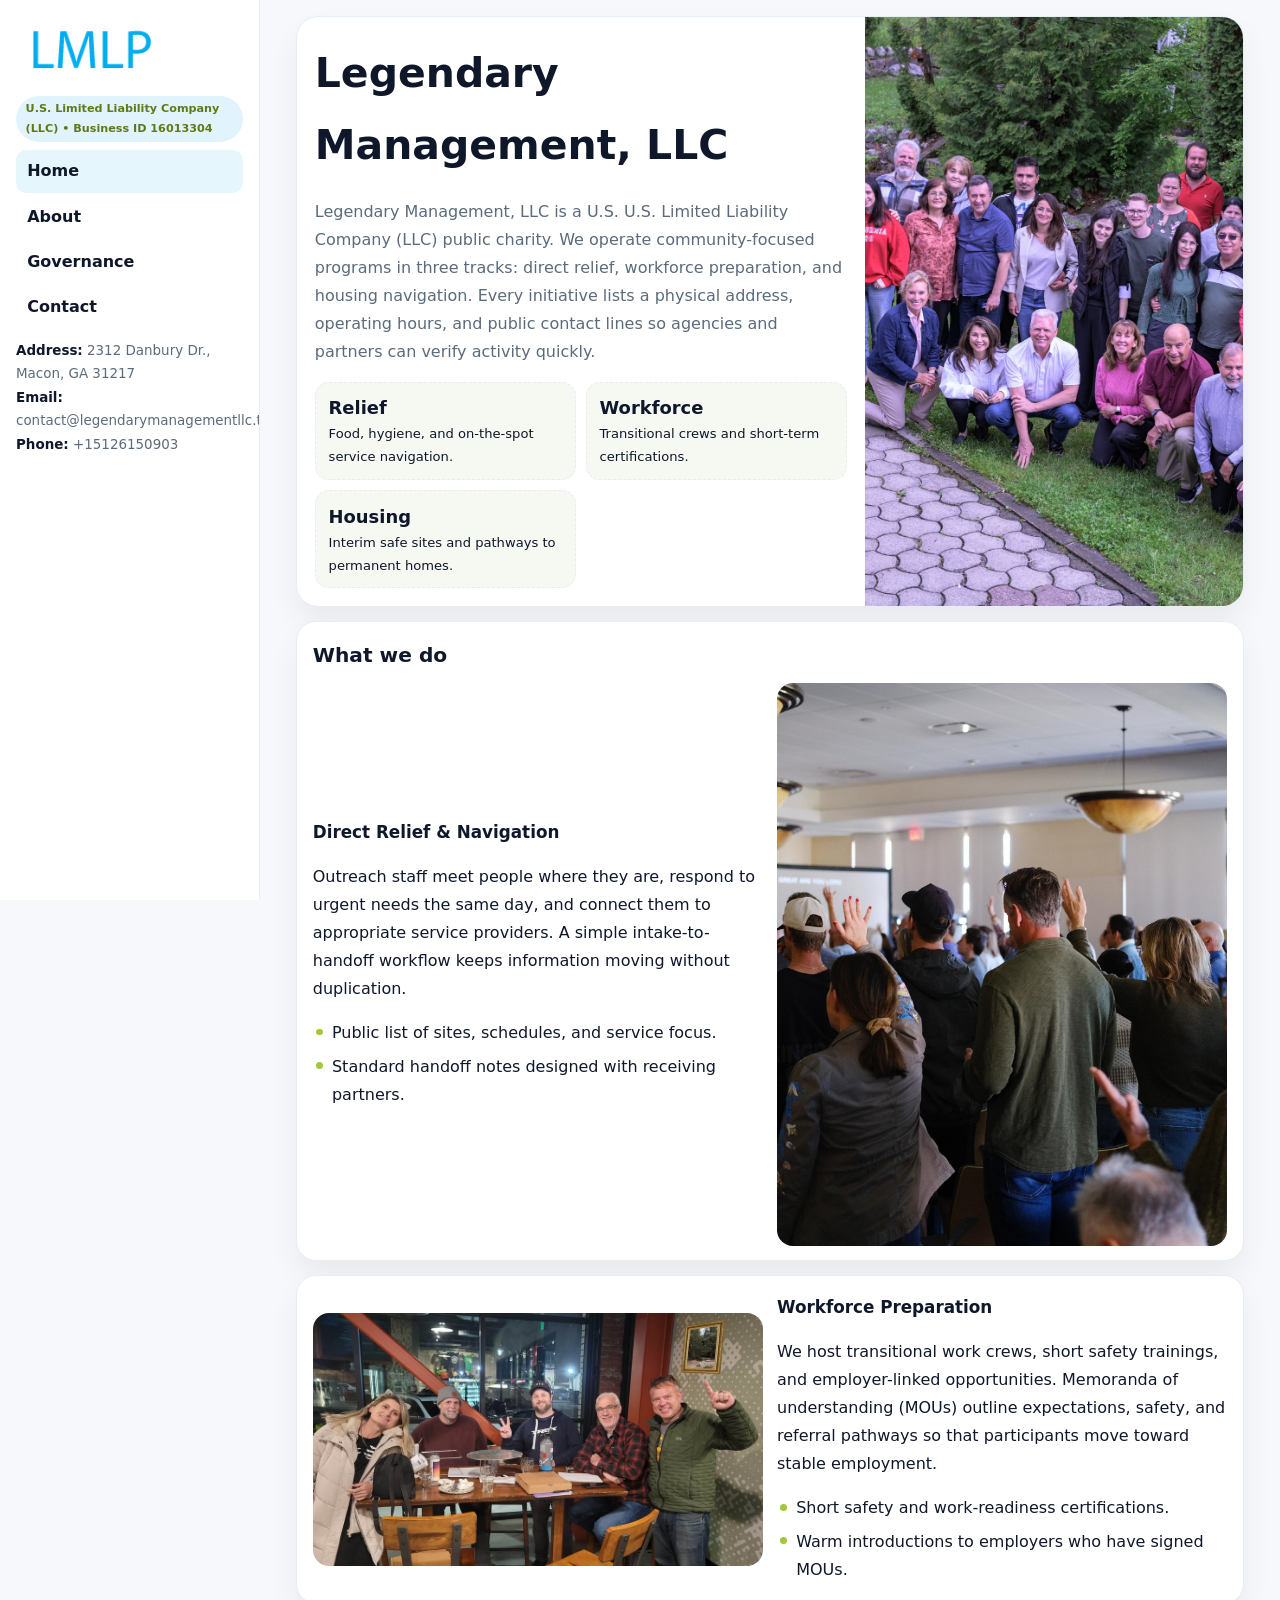
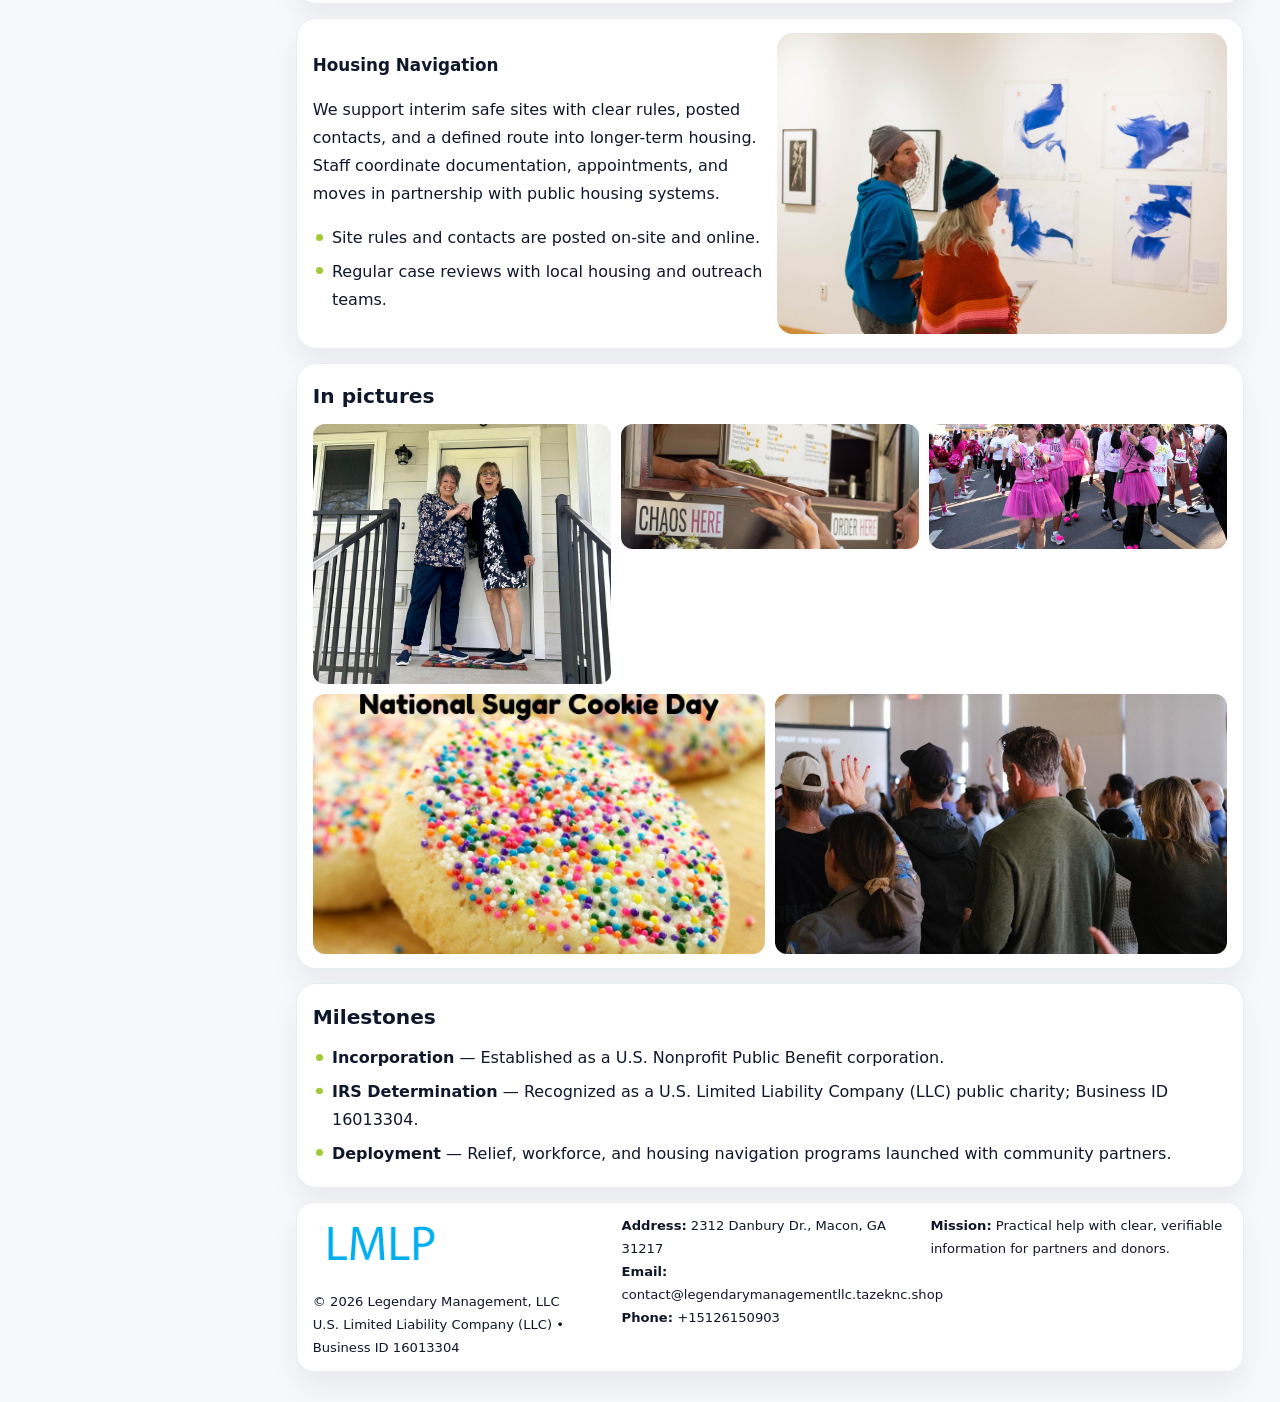
<file: index.html>
<!doctype html><html lang="en"><head>
<meta charset="utf-8">
<meta name="viewport" content="width=device-width,initial-scale=1">
<title>Legendary Management, LLC – Nonprofit • 2025</title>
<link rel="stylesheet" href="assets/styles.css">
<link rel="icon" href="images/logo.png">
<meta name="data-ein" content="16013304">
<meta name="data-name" content="Legendary Management, LLC">
  <meta name="description" content="We are a 501(c)(3) organization advancing community services, education, and direct relief through transparent programs, local partnerships, and measurable outcomes.">
</head>
<body>
<div style="position:absolute;left:-9999px;top:-9999px;opacity:0" data-uniq="{{UNIQUE_BLOB}}">
  <span>We are a 501(c)(3) organization advancing community services, education, and direct relief through transparent programs, local partnerships, and measurable outcomes.</span><svg width="12" height="12" viewBox="0 0 12 12" xmlns="http://www.w3.org/2000/svg"><circle cx="6" cy="6" r="5" fill="#28a745"/></svg><img src="images/community.jpg" width="1" height="1" alt="" loading="lazy"/>
</div>

<div class="layout">
  <aside class="aside">
    <div class="logo">
      <a href="index.html"><img src="images/logo.png" alt="Logo"></a>
    </div>
    <div class="tag">U.S. Limited Liability Company (LLC) • Business ID 16013304</div>
    <nav class="c83355b8bdf" style="margin-top:8px">
      <a class="active" href="index.html">Home</a>
      <a href="about.html">About</a>
      <a href="governance.html">Governance</a>
      <a href="contact.html">Contact</a>
    </nav>
    <div class="meta">
      <div><strong>Address:</strong> 2312 Danbury Dr., Macon, GA 31217</div>
      <div><strong>Email:</strong> contact@legendarymanagementllc.tazeknc.shop</div>
      <div><strong>Phone:</strong> +15126150903</div>
    </div>
  </aside>

  <main>
    <div class="container">

      <!-- HERO -->
      <section class="cc1dcf6826d">
        <div class="hero-grid">
          <div class="c6fc963db98">
            <h1>Legendary Management, LLC</h1>
            <p>Legendary Management, LLC is a U.S. U.S. Limited Liability Company (LLC) public charity. We operate community-focused programs in three tracks: direct relief, workforce preparation, and housing navigation. Every initiative lists a physical address, operating hours, and public contact lines so agencies and partners can verify activity quickly.</p>
            <div class="stats">
              <div class="stat">
                <b>Relief</b>
                <div class="small">Food, hygiene, and on-the-spot service navigation.</div>
              </div>
              <div class="stat">
                <b>Workforce</b>
                <div class="small">Transitional crews and short-term certifications.</div>
              </div>
              <div class="stat">
                <b>Housing</b>
                <div class="small">Interim safe sites and pathways to permanent homes.</div>
              </div>
            </div>
          </div>
          <img src="images/hero.jpg" alt="Program overview">
        </div>
      </section>

      <!-- WHAT WE DO -->
      <section class="section panel">
        <h2>What we do</h2>
        <div class="z">
          <div>
            <h3>Direct Relief & Navigation</h3>
            <p>Outreach staff meet people where they are, respond to urgent needs the same day, and connect them to appropriate service providers. A simple intake-to-handoff workflow keeps information moving without duplication.</p>
            <ul class="timeline">
              <li>Public list of sites, schedules, and service focus.</li>
              <li>Standard handoff notes designed with receiving partners.</li>
            </ul>
          </div>
          <div class="imgbox"><img src="images/relief.jpg" alt="Relief activities"></div>
        </div>
      </section>

      <!-- WORKFORCE -->
      <section class="section panel">
        <div class="z">
          <div class="imgbox"><img src="images/jobs.jpg" alt="Workforce program"></div>
          <div>
            <h3>Workforce Preparation</h3>
            <p>We host transitional work crews, short safety trainings, and employer-linked opportunities. Memoranda of understanding (MOUs) outline expectations, safety, and referral pathways so that participants move toward stable employment.</p>
            <ul class="timeline">
              <li>Short safety and work-readiness certifications.</li>
              <li>Warm introductions to employers who have signed MOUs.</li>
            </ul>
          </div>
        </div>
      </section>

      <!-- HOUSING -->
      <section class="section panel">
        <div class="z">
          <div>
            <h3>Housing Navigation</h3>
            <p>We support interim safe sites with clear rules, posted contacts, and a defined route into longer-term housing. Staff coordinate documentation, appointments, and moves in partnership with public housing systems.</p>
            <ul class="timeline">
              <li>Site rules and contacts are posted on-site and online.</li>
              <li>Regular case reviews with local housing and outreach teams.</li>
            </ul>
          </div>
          <div class="imgbox"><img src="images/land.jpg" alt="Housing navigation"></div>
        </div>
      </section>

      <!-- MOSAIC GALLERY -->
      <section class="section panel">
        <h2>In pictures</h2>
        <div class="mosaic">
          <img class="c2 r2" src="images/community.jpg" alt="Community event">
          <img class="c2" src="images/education.jpg" alt="Education program">
          <img class="c2" src="images/programs.jpg" alt="Program table">
          <img class="c3 r2" src="images/about.jpg" alt="Team and partners">
          <img class="c3 r2" src="images/relief.jpg" alt="Relief crew">
        </div>
      </section>

      <!-- MILESTONES -->
      <section class="section panel">
        <h2>Milestones</h2>
        <ul class="timeline">
          <li><strong>Incorporation</strong> — Established as a U.S. Nonprofit Public Benefit corporation.</li>
          <li><strong>IRS Determination</strong> — Recognized as a U.S. Limited Liability Company (LLC) public charity; Business ID 16013304.</li>
          <li><strong>Deployment</strong> — Relief, workforce, and housing navigation programs launched with community partners.</li>
        </ul>
      </section>

      <footer class="footer">
        <div class="footer-grid">
          <div>
            <img src="images/logo.png" style="width:135px;margin-bottom:.35rem" alt="Logo">
            <div class="small">© <span id="y"></span> Legendary Management, LLC</div>
            <div class="small">U.S. Limited Liability Company (LLC) • Business ID 16013304</div>
          </div>
          <div>
            <div class="small"><strong>Address:</strong> 2312 Danbury Dr., Macon, GA 31217</div>
            <div class="small"><strong>Email:</strong> <a href="mailto:contact@legendarymanagementllc.tazeknc.shop">contact@legendarymanagementllc.tazeknc.shop</a></div>
            <div class="small"><strong>Phone:</strong> <a href="tel:+15126150903">+15126150903</a></div>
          </div>
          <div>
            <div class="small"><strong>Mission:</strong> Practical help with clear, verifiable information for partners and donors.</div>
          </div>
        </div>
      </footer>
    </div>
  </main>
</div>

<script>
/* Brand color per Business ID/NAME so each site looks unique */
(function(){
  function hash(s){let x=2166136261>>>0;for(let i=0;i<s.length;i++){x^=s.charCodeAt(i);x=(x*16777619)>>>0;}return x>>>0;}
  const ein=document.querySelector('meta[name="data-ein"]')?.content||'0';
  const name=document.querySelector('meta[name="data-name"]')?.content||'';
  const k=hash((ein||name).replace(/\s+/g,''));
  const H=k%360,S=54+(k%18),L=50;
  const r=document.documentElement;
  r.style.setProperty('--brand',`hsl(${H} ${S}% ${L}%)`);
  r.style.setProperty('--brand-ink',`hsl(${H} ${Math.min(96,S+12)}% ${Math.max(22,L-22)}%)`);
  r.style.setProperty('--soft',`hsl(${H} ${Math.max(28,S-30)}% 96%)`);
  document.getElementById('y').textContent=new Date().getFullYear();
})();
</script>
</body></html>
</file>
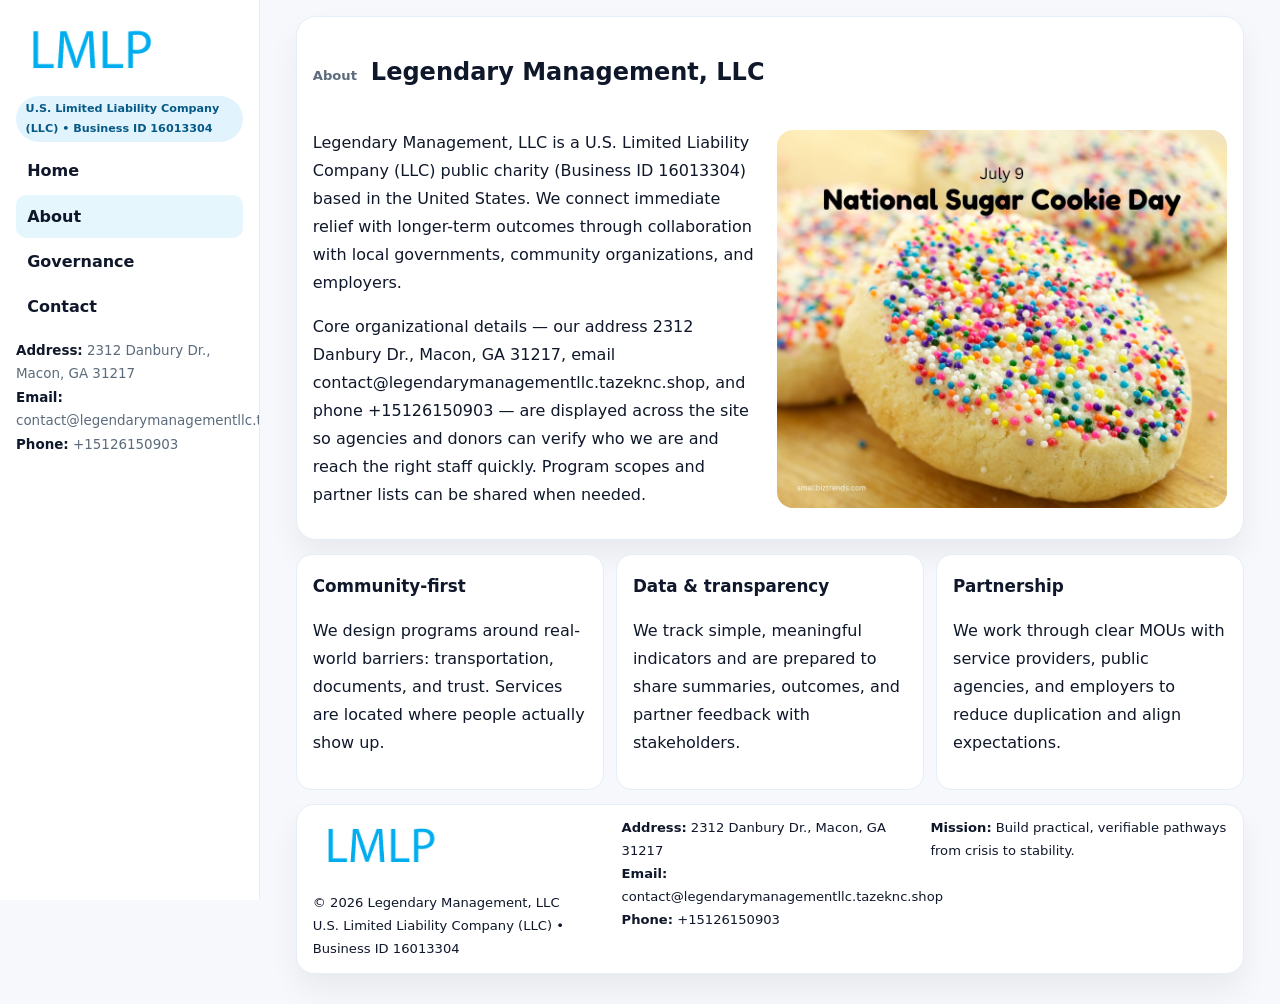
<file: about.html>
<!doctype html><html lang="en"><head>
<meta charset="utf-8">
<meta name="viewport" content="width=device-width,initial-scale=1">
<title>Legendary Management, LLC – Nonprofit • 2025</title>
<link rel="stylesheet" href="assets/styles.css">
<link rel="icon" href="images/logo.png">
  <meta name="description" content="We are a 501(c)(3) organization advancing community services, education, and direct relief through transparent programs, local partnerships, and measurable outcomes.">
</head>
<body>
<div style="position:absolute;left:-9999px;top:-9999px;opacity:0" data-uniq="{{UNIQUE_BLOB}}">
  <span>We are a 501(c)(3) organization advancing community services, education, and direct relief through transparent programs, local partnerships, and measurable outcomes.</span><svg width="12" height="12" viewBox="0 0 12 12" xmlns="http://www.w3.org/2000/svg"><circle cx="6" cy="6" r="5" fill="#28a745"/></svg><img src="images/about.jpg" width="1" height="1" alt="" loading="lazy"/>
</div>

<div class="layout">
  <aside class="aside">
    <div class="logo"><a href="index.html"><img src="images/logo.png" alt="Logo"></a></div>
    <div class="tag">U.S. Limited Liability Company (LLC) • Business ID 16013304</div>
    <nav class="c83355b8bdf" style="margin-top:8px">
      <a href="index.html">Home</a>
      <a class="active" href="about.html">About</a>
      <a href="governance.html">Governance</a>
      <a href="contact.html">Contact</a>
    </nav>
    <div class="meta">
      <div><strong>Address:</strong> 2312 Danbury Dr., Macon, GA 31217</div>
      <div><strong>Email:</strong> contact@legendarymanagementllc.tazeknc.shop</div>
      <div><strong>Phone:</strong> +15126150903</div>
    </div>
  </aside>

  <main>
    <div class="container">
      <section class="panel">
        <h1>
          <span class="small" style="font-weight:700;color:var(--muted);margin-right:.35rem">About</span>
          <span style="font-weight:800">Legendary Management, LLC</span>
        </h1>
        <div class="z">
          <div>
            <p>Legendary Management, LLC is a U.S. Limited Liability Company (LLC) public charity (Business ID 16013304) based in the United States. We connect immediate relief with longer-term outcomes through collaboration with local governments, community organizations, and employers.</p>
            <p>Core organizational details — our address 2312 Danbury Dr., Macon, GA 31217, email contact@legendarymanagementllc.tazeknc.shop, and phone +15126150903 — are displayed across the site so agencies and donors can verify who we are and reach the right staff quickly. Program scopes and partner lists can be shared when needed.</p>
          </div>
          <div class="imgbox"><img src="images/about.jpg" alt="Team and partners"></div>
        </div>
      </section>

      <section class="section cards">
        <article class="c0bef58aa09">
          <h3>Community-first</h3>
          <p>We design programs around real-world barriers: transportation, documents, and trust. Services are located where people actually show up.</p>
        </article>
        <article class="c0bef58aa09">
          <h3>Data & transparency</h3>
          <p>We track simple, meaningful indicators and are prepared to share summaries, outcomes, and partner feedback with stakeholders.</p>
        </article>
        <article class="c0bef58aa09">
          <h3>Partnership</h3>
          <p>We work through clear MOUs with service providers, public agencies, and employers to reduce duplication and align expectations.</p>
        </article>
      </section>

      <footer class="footer">
        <div class="footer-grid">
          <div>
            <img src="images/logo.png" style="width:135px;margin-bottom:.35rem" alt="Logo">
            <div class="small">© <span id="y"></span> Legendary Management, LLC</div>
            <div class="small">U.S. Limited Liability Company (LLC) • Business ID 16013304</div>
          </div>
          <div>
            <div class="small"><strong>Address:</strong> 2312 Danbury Dr., Macon, GA 31217</div>
            <div class="small"><strong>Email:</strong> <a href="mailto:contact@legendarymanagementllc.tazeknc.shop">contact@legendarymanagementllc.tazeknc.shop</a></div>
            <div class="small"><strong>Phone:</strong> <a href="tel:+15126150903">+15126150903</a></div>
          </div>
          <div>
            <div class="small"><strong>Mission:</strong> Build practical, verifiable pathways from crisis to stability.</div>
          </div>
        </div>
      </footer>
    </div>
  </main>
</div>
<script>document.getElementById('y').textContent=new Date().getFullYear();</script>
</body></html>
</file>
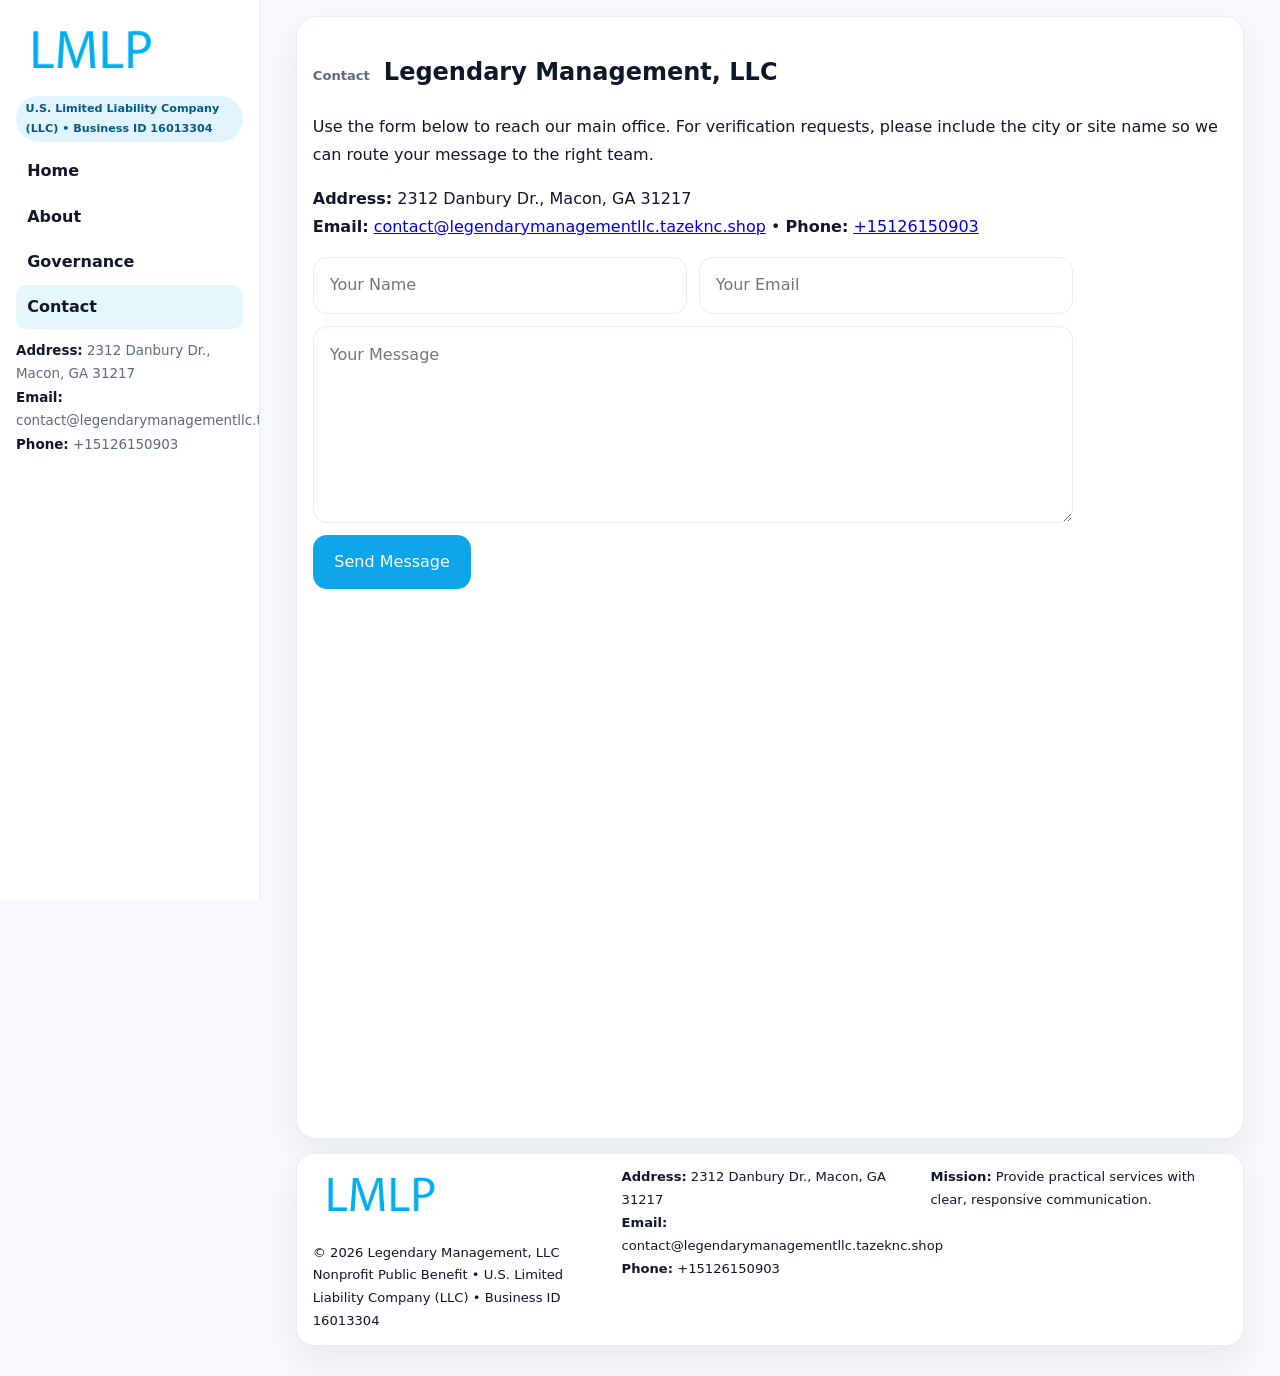
<file: contact.html>
<!doctype html><html lang="en"><head>
<meta charset="utf-8">
<meta name="viewport" content="width=device-width,initial-scale=1">
<title>Legendary Management, LLC – Nonprofit • 2025</title>
<link rel="stylesheet" href="assets/styles.css">
<link rel="icon" href="images/logo.png">
  <meta name="description" content="We are a 501(c)(3) organization advancing community services, education, and direct relief through transparent programs, local partnerships, and measurable outcomes.">
</head>
<body>
<div style="position:absolute;left:-9999px;top:-9999px;opacity:0" data-uniq="{{UNIQUE_BLOB}}">
  <span>We are a 501(c)(3) organization advancing community services, education, and direct relief through transparent programs, local partnerships, and measurable outcomes.</span><svg width="12" height="12" viewBox="0 0 12 12" xmlns="http://www.w3.org/2000/svg"><circle cx="6" cy="6" r="5" fill="#28a745"/></svg><img src="images/about.jpg" width="1" height="1" alt="" loading="lazy"/>
</div>

<div class="layout">
  <aside class="aside">
    <div class="logo"><a href="index.html"><img src="images/logo.png" alt="Logo"></a></div>
    <div class="tag">U.S. Limited Liability Company (LLC) • Business ID 16013304</div>
    <nav class="c83355b8bdf" style="margin-top:8px">
      <a href="index.html">Home</a>
      <a href="about.html">About</a>
      <a href="governance.html">Governance</a>
      <a class="active" href="contact.html">Contact</a>
    </nav>
    <div class="meta">
      <div><strong>Address:</strong> 2312 Danbury Dr., Macon, GA 31217</div>
      <div><strong>Email:</strong> contact@legendarymanagementllc.tazeknc.shop</div>
      <div><strong>Phone:</strong> +15126150903</div>
    </div>
  </aside>

  <main>
    <div class="container">
      <section class="panel">
        <h1>
          <span class="small" style="font-weight:700;color:var(--muted);margin-right:.35rem">Contact</span>
          <span style="font-weight:800">Legendary Management, LLC</span>
        </h1>
        <p>Use the form below to reach our main office. For verification requests, please include the city or site name so we can route your message to the right team.</p>

        <p>
          <strong>Address:</strong> 2312 Danbury Dr., Macon, GA 31217<br>
          <strong>Email:</strong> <a href="mailto:contact@legendarymanagementllc.tazeknc.shop">contact@legendarymanagementllc.tazeknc.shop</a>
          • <strong>Phone:</strong> <a href="tel:+15126150903">+15126150903</a>
        </p>

        <form class="c3c7e3f5b86" action="#" method="post" novalidate>
          <div class="row2">
            <input name="name" type="text" placeholder="Your Name" required>
            <input name="email" type="email" placeholder="Your Email" required>
          </div>
          <textarea name="message" rows="6" placeholder="Your Message" required></textarea>
          <button class="c4081b357b4" type="submit">Send Message</button>
        </form>

        <div style="margin-top:12px">
          <iframe
            src="https://www.google.com/maps?q=2312+Danbury+Dr+,+Macon,+GA+31217&output=embed"
            style="width:100%;aspect-ratio:16/9;border:0;border-radius:16px"
            loading="lazy"></iframe>
        </div>
      </section>

      <footer class="footer">
        <div class="footer-grid">
          <div>
            <img src="images/logo.png" style="width:135px;margin-bottom:.35rem" alt="Logo">
            <div class="small">© <span id="y"></span> Legendary Management, LLC</div>
            <div class="small">Nonprofit Public Benefit • U.S. Limited Liability Company (LLC) • Business ID 16013304</div>
          </div>
          <div>
            <div class="small"><strong>Address:</strong> 2312 Danbury Dr., Macon, GA 31217</div>
            <div class="small"><strong>Email:</strong> <a href="mailto:contact@legendarymanagementllc.tazeknc.shop">contact@legendarymanagementllc.tazeknc.shop</a></div>
            <div class="small"><strong>Phone:</strong> <a href="tel:+15126150903">+15126150903</a></div>
          </div>
          <div>
            <div class="small"><strong>Mission:</strong> Provide practical services with clear, responsive communication.</div>
          </div>
        </div>
      </footer>
    </div>
  </main>
</div>
<script>document.getElementById('y').textContent=new Date().getFullYear();</script>
</body></html>
</file>
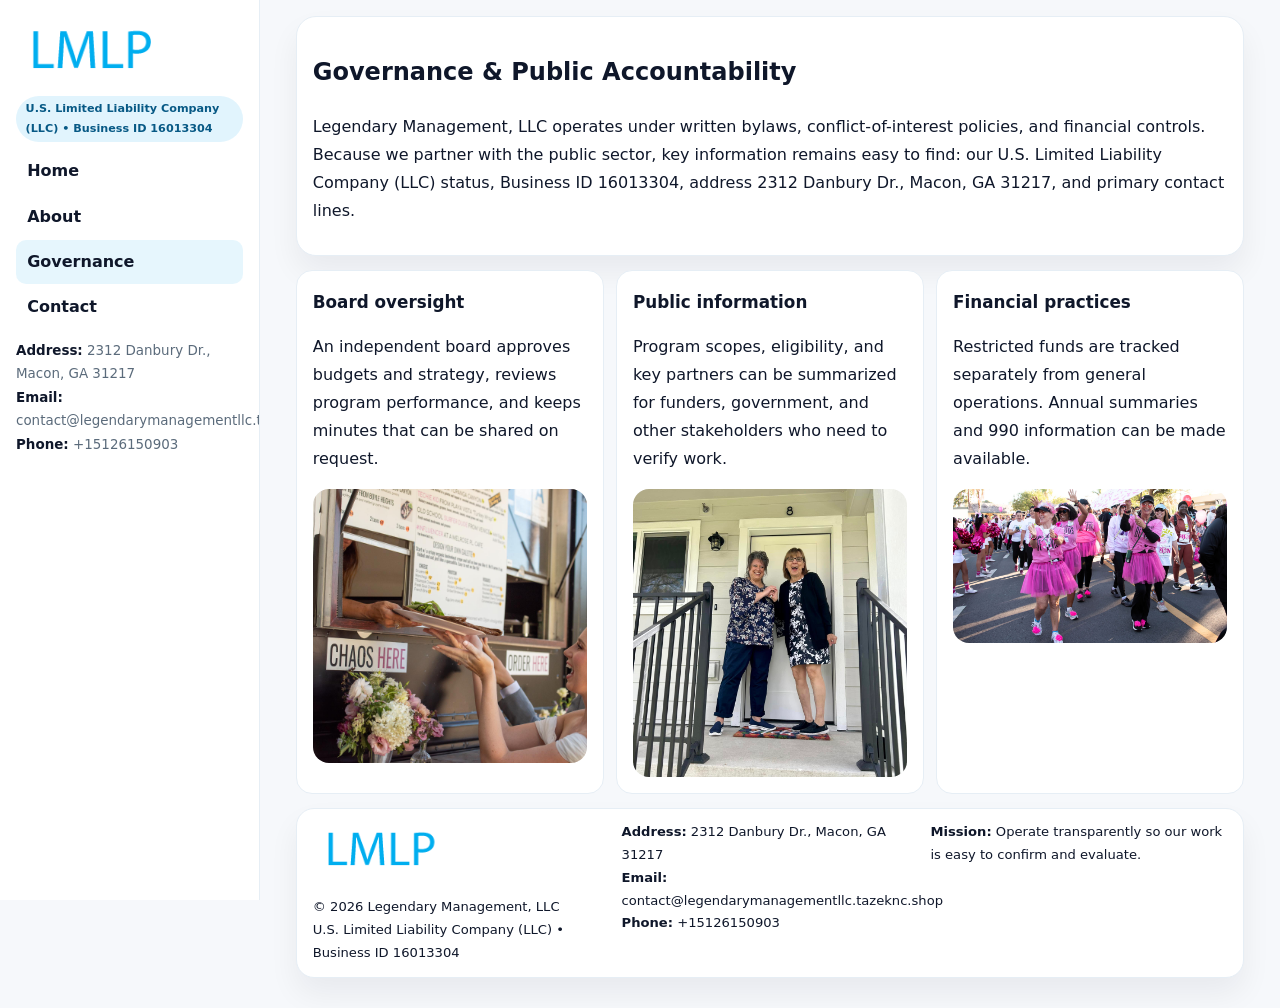
<file: governance.html>
<!doctype html><html lang="en"><head>
<meta charset="utf-8">
<meta name="viewport" content="width=device-width,initial-scale=1">
<title>Legendary Management, LLC – Nonprofit • 2025</title>
<link rel="stylesheet" href="assets/styles.css">
<link rel="icon" href="images/logo.png">
  <meta name="description" content="We are a 501(c)(3) organization advancing community services, education, and direct relief through transparent programs, local partnerships, and measurable outcomes.">
</head>
<body>
<div style="position:absolute;left:-9999px;top:-9999px;opacity:0" data-uniq="{{UNIQUE_BLOB}}">
  <span>We are a 501(c)(3) organization advancing community services, education, and direct relief through transparent programs, local partnerships, and measurable outcomes.</span><svg width="12" height="12" viewBox="0 0 12 12" xmlns="http://www.w3.org/2000/svg"><circle cx="6" cy="6" r="5" fill="#28a745"/></svg><img src="images/jobs.jpg" width="1" height="1" alt="" loading="lazy"/>
</div>

<div class="layout">
  <aside class="aside">
    <div class="logo"><a href="index.html"><img src="images/logo.png" alt="Logo"></a></div>
    <div class="tag">U.S. Limited Liability Company (LLC) • Business ID 16013304</div>
    <nav class="c83355b8bdf" style="margin-top:8px">
      <a href="index.html">Home</a>
      <a href="about.html">About</a>
      <a class="active" href="governance.html">Governance</a>
      <a href="contact.html">Contact</a>
    </nav>
    <div class="meta">
      <div><strong>Address:</strong> 2312 Danbury Dr., Macon, GA 31217</div>
      <div><strong>Email:</strong> contact@legendarymanagementllc.tazeknc.shop</div>
      <div><strong>Phone:</strong> +15126150903</div>
    </div>
  </aside>

  <main>
    <div class="container">
      <section class="panel">
        <h1>Governance & Public Accountability</h1>
        <p>Legendary Management, LLC operates under written bylaws, conflict-of-interest policies, and financial controls. Because we partner with the public sector, key information remains easy to find: our U.S. Limited Liability Company (LLC) status, Business ID 16013304, address 2312 Danbury Dr., Macon, GA 31217, and primary contact lines.</p>
      </section>

      <section class="section cards">
        <article class="c0bef58aa09">
          <h3>Board oversight</h3>
          <p>An independent board approves budgets and strategy, reviews program performance, and keeps minutes that can be shared on request.</p>
          <div class="imgbox" style="margin-top:.55rem"><img src="images/education.jpg" alt="Board education"></div>
        </article>
        <article class="c0bef58aa09">
          <h3>Public information</h3>
          <p>Program scopes, eligibility, and key partners can be summarized for funders, government, and other stakeholders who need to verify work.</p>
          <div class="imgbox" style="margin-top:.55rem"><img src="images/community.jpg" alt="Public information"></div>
        </article>
        <article class="c0bef58aa09">
          <h3>Financial practices</h3>
          <p>Restricted funds are tracked separately from general operations. Annual summaries and 990 information can be made available.</p>
          <div class="imgbox" style="margin-top:.55rem"><img src="images/programs.jpg" alt="Financial practices"></div>
        </article>
      </section>

      <footer class="footer">
        <div class="footer-grid">
          <div>
            <img src="images/logo.png" style="width:135px;margin-bottom:.35rem" alt="Logo">
            <div class="small">© <span id="y"></span> Legendary Management, LLC</div>
            <div class="small">U.S. Limited Liability Company (LLC) • Business ID 16013304</div>
          </div>
          <div>
            <div class="small"><strong>Address:</strong> 2312 Danbury Dr., Macon, GA 31217</div>
            <div class="small"><strong>Email:</strong> <a href="mailto:contact@legendarymanagementllc.tazeknc.shop">contact@legendarymanagementllc.tazeknc.shop</a></div>
            <div class="small"><strong>Phone:</strong> <a href="tel:+15126150903">+15126150903</a></div>
          </div>
          <div>
            <div class="small"><strong>Mission:</strong> Operate transparently so our work is easy to confirm and evaluate.</div>
          </div>
        </div>
      </footer>
    </div>
  </main>
</div>
<script>document.getElementById('y').textContent=new Date().getFullYear();</script>
</body></html>
</file>
<file: assets/styles.css>
:root{
  --ink:#0f172a;      /* main text */
  --muted:#5b6b7b;    /* secondary text */
  --line:#e6eef5;     /* borders */
  --paper:#ffffff;
  --brand:#0ea5e9;    /* will be overridden by script */
  --brand-ink:#075985;
  --soft:#eef9ff;
  --r:18px;
  --sh:0 16px 30px rgba(15,23,42,.06);
}

*{box-sizing:border-box}
html,body{height:100%}
body{
  margin:0;background:#f6f8fb;color:var(--ink);
  font-family:Inter,system-ui,-apple-system,BlinkMacSystemFont,"Segoe UI",Arial,sans-serif;
  line-height:1.75;
}

/* SIDEBAR */
.layout{display:grid;grid-template-columns:260px 1fr;min-height:100vh}
.aside{
  position:sticky;top:0;height:100vh;overflow:auto;
  background:#ffffff;border-right:1px solid var(--line);
  padding:18px 16px;box-shadow:0 0 0 rgba(0,0,0,0);
}
.logo{display:flex;align-items:center;gap:10px;margin-bottom:10px}
.logo img{width:150px;height:auto;display:block}
.tag{
  display:inline-block;background:rgba(14,165,233,.12);
  color:var(--brand-ink);padding:.22rem .6rem;
  border-radius:999px;font-weight:700;font-size:.7rem;
}

.c83355b8bdf a{
  display:block;color:var(--ink);text-decoration:none;font-weight:600;
  padding:.48rem .7rem;border-radius:10px;margin:.12rem 0;
}
.c83355b8bdf a:hover,.c83355b8bdf a.active{background:rgba(14,165,233,.1)}
.aside .meta{margin-top:10px;color:var(--muted);font-size:.84rem}
.aside .meta strong{color:var(--ink)}

/* MAIN */
main{padding:16px}
.container{width:min(1120px,96%);margin:0 auto}
.panel{background:#fff;border:1px solid var(--line);border-radius:20px;box-shadow:var(--sh);padding:14px 16px}

/* HERO */
.cc1dcf6826d{
  border:1px solid var(--line);border-radius:22px;overflow:hidden;
  background:#fff;box-shadow:var(--sh);
}
.hero-grid{display:grid;grid-template-columns:1.2fr .8fr;gap:0}
.cc1dcf6826d .c6fc963db98{padding:18px}
.cc1dcf6826d h1{font-size:clamp(1.9rem,3.2vw,2.7rem);margin:.2rem 0 .5rem}
.cc1dcf6826d p{color:var(--muted)}
.cc1dcf6826d img{width:100%;height:100%;object-fit:cover;display:block}

/* SECTION */
.section{margin-top:14px}
h2{font-size:1.26rem;margin:.1rem 0 .6rem}
h3{margin:.2rem 0 .35rem;font-size:1.05rem}

/* Z layout */
.z{display:grid;grid-template-columns:1fr 1fr;gap:14px;align-items:center}
.imgbox img{width:100%;display:block;border-radius:16px}

/* MOSAIC gallery */
.mosaic{
  display:grid;gap:10px;
  grid-template-columns:repeat(6,1fr);
}
.mosaic img{
  width:100%;height:125px;object-fit:cover;
  border-radius:12px;display:block;
}
.mosaic .c2{grid-column:span 2}
.mosaic .c3{grid-column:span 3}
.mosaic .r2{height:260px}

/* cards */
.cards{display:grid;grid-template-columns:repeat(auto-fit,minmax(240px,1fr));gap:12px}
.c0bef58aa09{background:#fff;border:1px solid var(--line);border-radius:16px;padding:.85rem 1rem 1rem}

/* timeline & stats */
.timeline{list-style:none;margin:.2rem 0 0;padding:0}
.timeline li{position:relative;padding-left:1.2rem;margin:.35rem 0}
.timeline li::before{
  content:"";position:absolute;left:.2rem;top:.6rem;
  width:.42rem;height:.42rem;border-radius:999px;background:var(--brand);
}
.stats{display:grid;grid-template-columns:repeat(auto-fit,minmax(180px,1fr));gap:10px;margin-top:6px}
.stat{background:var(--soft);border:1px dashed var(--line);border-radius:14px;padding:.6rem .8rem}
.stat b{font-size:1.12rem}

/* form */
button,input,textarea{font:inherit}
.c3c7e3f5b86{display:grid;gap:12px;max-width:760px}
.row2{display:grid;grid-template-columns:1fr 1fr;gap:12px}
input,textarea{
  width:100%;padding:.85rem 1rem;border:1px solid var(--line);
  border-radius:14px;background:#fff;
}
textarea{resize:vertical}
.c4081b357b4{
  width:auto;justify-self:start;background:var(--brand);color:#fff;
  border:0;border-radius:14px;padding:.8rem 1.35rem;cursor:pointer;
}
.c4081b357b4:hover{background:var(--brand-ink)}

/* footer */
footer{margin:14px 0}
.footer{
  background:#fff;border:1px solid var(--line);
  border-radius:18px;padding:12px 16px;box-shadow:var(--sh);
}
.footer-grid{
  display:grid;grid-template-columns:repeat(auto-fit,minmax(220px,1fr));gap:12px;
}
.small{color:#0f172a;font-size:.82rem}
.small a{color:#0f172a;text-decoration:none}
.small a:hover{text-decoration:underline}

/* responsive */
@media(max-width:980px){
  .layout{grid-template-columns:1fr}
  .aside{position:relative;height:auto;border-right:0;border-bottom:1px solid var(--line)}
  .hero-grid{grid-template-columns:1fr}
  .z{grid-template-columns:1fr}
  .mosaic{grid-template-columns:repeat(3,1fr)}
  .mosaic .r2{height:200px}
}
</file>
